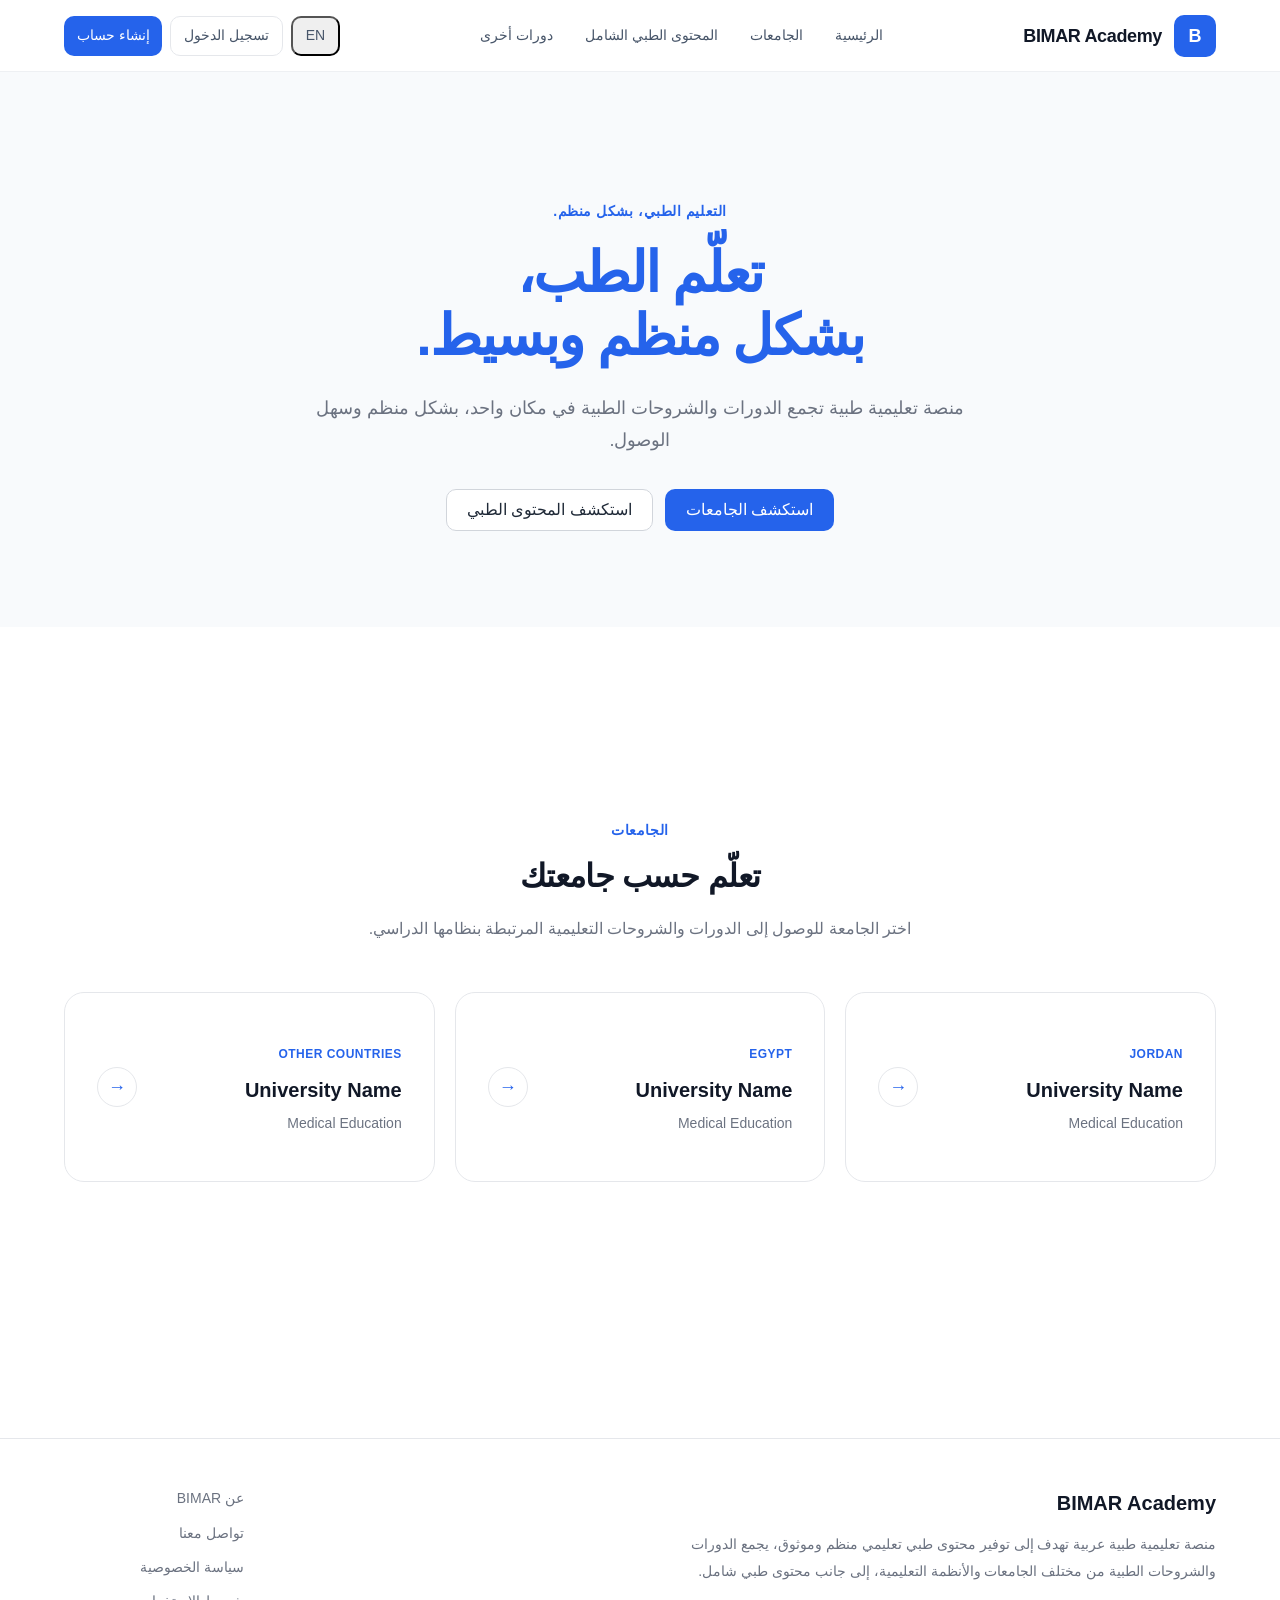
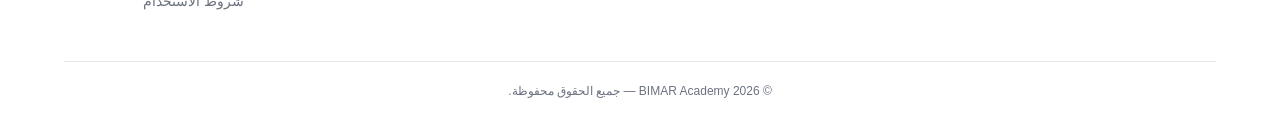
<file: index.html>
<!DOCTYPE html>
<html lang="ar" dir="rtl">

<head>
    <meta charset="UTF-8">

    <meta
        name="viewport"
        content="width=device-width, initial-scale=1.0"
    >

    <meta
        name="description"
        content="BIMAR Academy - منصة تعليمية طبية"
    >

    <title>BIMAR Academy</title>

    <!-- Global CSS -->
    <link rel="stylesheet" href="bimar.css">
</head>

<body>

<header class="bimar-navbar">

    <div class="bimar-navbar-container">

        <!-- Brand -->
        <a
            href="index.html"
            class="bimar-navbar-brand"
        >

            <span class="bimar-navbar-brand-mark">
                B
            </span>

            <span class="bimar-navbar-brand-name">
                BIMAR Academy
            </span>

        </a>


        <!-- Main Navigation -->
        <nav
            class="bimar-navbar-menu"
            aria-label="Main navigation"
        >

            <a
                href="index.html"
                class="bimar-navbar-link"
                data-i18n="navbar.home"
            >
                الرئيسية
            </a>

            <a
                href="#"
                class="bimar-navbar-link"
                data-i18n="navbar.universities"
            >
                الجامعات
            </a>

            <a
                href="#"
                class="bimar-navbar-link"
                data-i18n="navbar.comprehensive"
            >
                المحتوى الطبي الشامل
            </a>

            <a
                href="#"
                class="bimar-navbar-link"
                data-i18n="navbar.otherCourses"
            >
                دورات أخرى
            </a>

        </nav>


        <!-- Navbar Actions -->
        <div class="bimar-navbar-actions">

            <!-- Language -->
<button
    type="button"
    class="bimar-navbar-action"
    id="language-toggle"
    data-language-toggle
    aria-label="Change language"
>
    <span data-i18n="navbar.language">EN</span>
</button>


            <!-- Mobile Menu Toggle -->
            <button
                type="button"
                class="bimar-navbar-menu-toggle"
                id="bimar-mobile-menu-toggle"
                aria-label="Open menu"
                aria-expanded="false"
                aria-controls="bimar-mobile-menu"
            >

                <span></span>
                <span></span>
                <span></span>

            </button>


            <!-- Login -->
            <a
                href="#"
                class="bimar-navbar-action bimar-navbar-login"
                data-i18n="navbar.login"
            >
                تسجيل الدخول
            </a>


            <!-- Sign Up -->
            <a
                href="#"
                class="bimar-navbar-action bimar-navbar-signup"
                data-i18n="navbar.signup"
            >
                إنشاء حساب
            </a>

        </div>

    </div>


    <!-- Mobile Menu -->
    <div
        class="bimar-mobile-menu"
        id="bimar-mobile-menu"
    >

        <nav
            class="bimar-mobile-menu-links"
            aria-label="Mobile navigation"
        >

            <a
                href="index.html"
                class="bimar-mobile-menu-link"
                data-i18n="navbar.home"
            >
                الرئيسية
            </a>

            <a
                href="#"
                class="bimar-mobile-menu-link"
                data-i18n="navbar.universities"
            >
                الجامعات
            </a>

            <a
                href="#"
                class="bimar-mobile-menu-link"
                data-i18n="navbar.comprehensive"
            >
                المحتوى الطبي الشامل
            </a>

            <a
                href="#"
                class="bimar-mobile-menu-link"
                data-i18n="navbar.otherCourses"
            >
                دورات أخرى
            </a>

        </nav>

    </div>

</header>

    <!-- =====================================================
     HERO SECTION
     ===================================================== -->

<main>

    <section class="bimar-hero">

        <div class="bimar-container">

            <div class="bimar-hero-content">

                <p
                    class="bimar-hero-eyebrow"
                    data-i18n="hero.eyebrow"
                >
                    Medical Education, Organized.
                </p>

                <h1 class="bimar-hero-title">

    <span data-i18n="hero.title">
        تعلّم الطب،
    </span>

    <span data-i18n="hero.titleHighlight">
        بشكل منظم وبسيط.
    </span>

</h1>

                <p
                    class="bimar-hero-description"
                    data-i18n="hero.description"
                >
                    A medical education platform that brings
                    courses and learning content together in
                    one organized place.
                </p>

                <div class="bimar-hero-actions">

                    <a
                        href="#"
                        class="bimar-btn bimar-btn-primary"
                        data-i18n="hero.primaryButton"
                    >
                        Explore Universities
                    </a>

                    <a
                        href="#"
                        class="bimar-btn bimar-btn-secondary"
                        data-i18n="hero.secondaryButton"
                    >
                        Explore Medical Content
                    </a>

                </div>

            </div>

        </div>

</section>


<!-- =====================================================
     UNIVERSITIES SECTION
     ===================================================== -->

<section class="bimar-universities">

<!-- =====================================================
     UNIVERSITIES SECTION
     ===================================================== -->

<section class="bimar-universities">

    <div class="bimar-container">

        <div class="bimar-section-header">

            <p
                class="bimar-section-eyebrow"
                data-i18n="universities.eyebrow"
            >
                Universities
            </p>

            <h2
                class="bimar-section-title"
                data-i18n="universities.title"
            >
                تعلّم حسب جامعتك
            </h2>

            <p
                class="bimar-section-description"
                data-i18n="universities.description"
            >
                اختر الجامعة للوصول إلى الدورات والشروحات التعليمية المرتبطة بنظامها الدراسي.
            </p>

        </div>


        <div class="bimar-universities-grid">

            <a
                href="#"
                class="bimar-university-card"
            >

                <div class="bimar-university-card-content">

                    <span
                        class="bimar-university-card-country"
                    >
                        Jordan
                    </span>

                    <h3>
                        University Name
                    </h3>

                    <p>
                        Medical Education
                    </p>

                </div>

                <span
                    class="bimar-university-card-arrow"
                    aria-hidden="true"
                >
                    →
                </span>

            </a>


            <a
                href="#"
                class="bimar-university-card"
            >

                <div class="bimar-university-card-content">

                    <span
                        class="bimar-university-card-country"
                    >
                        Egypt
                    </span>

                    <h3>
                        University Name
                    </h3>

                    <p>
                        Medical Education
                    </p>

                </div>

                <span
                    class="bimar-university-card-arrow"
                    aria-hidden="true"
                >
                    →
                </span>

            </a>


            <a
                href="#"
                class="bimar-university-card"
            >

                <div class="bimar-university-card-content">

                    <span
                        class="bimar-university-card-country"
                    >
                        Other Countries
                    </span>

                    <h3>
                        University Name
                    </h3>

                    <p>
                        Medical Education
                    </p>

                </div>

                <span
                    class="bimar-university-card-arrow"
                    aria-hidden="true"
                >
                    →
                </span>

            </a>

        </div>

    </div>

</section>
</section>


</main>
    
    <!-- =====================================================
     FOOTER
     ===================================================== -->

<footer class="bimar-footer">

    <div class="bimar-container">

        <div class="bimar-footer-content">

            <!-- Brand / Description -->
            <div class="bimar-footer-brand">

                <div class="bimar-footer-brand-name">
                    BIMAR Academy
                </div>

                <p
                    class="bimar-footer-description"
                    data-i18n="footer.description"
                >
                    منصة تعليمية طبية عربية تهدف إلى توفير محتوى
                    طبي تعليمي منظم وموثوق، يجمع الدورات والشروحات
                    الطبية من مختلف الجامعات والأنظمة التعليمية،
                    إلى جانب محتوى طبي شامل.
                </p>

            </div>


            <!-- Footer Links -->
            <nav
                class="bimar-footer-links"
                aria-label="Footer navigation"
            >

                <a
                    href="#"
                    data-i18n="footer.about"
                >
                    عن BIMAR
                </a>

                <a
                    href="#"
                    data-i18n="footer.contact"
                >
                    تواصل معنا
                </a>

                <a
                    href="#"
                    data-i18n="footer.privacy"
                >
                    سياسة الخصوصية
                </a>

                <a
                    href="#"
                    data-i18n="footer.terms"
                >
                    شروط الاستخدام
                </a>

            </nav>

        </div>


        <!-- Copyright -->
        <div class="bimar-footer-bottom">

            <p data-i18n="footer.copyright">
                © 2026 BIMAR Academy — جميع الحقوق محفوظة.
            </p>

        </div>

    </div>

</footer>

<script src="js/language.js"></script>
<script src="js/navbar.js"></script>
    
</body>

</html>
</file>
<file: bimar.css>
/* =========================================================
   BIMAR ACADEMY
   Global Design System
   ========================================================= */


/* =========================================================
   1. CSS VARIABLES
   ========================================================= */

:root {
    /* Brand Colors */
    --bimar-primary: #2563eb;
    --bimar-primary-dark: #1d4ed8;
    --bimar-primary-light: #eff6ff;

    /* Neutral Colors */
    --bimar-white: #ffffff;
    --bimar-black: #111827;
    --bimar-text: #1f2937;
    --bimar-text-light: #6b7280;

    /* Backgrounds */
    --bimar-bg: #f8fafc;
    --bimar-bg-secondary: #f1f5f9;

    /* Borders */
    --bimar-border: #e5e7eb;
    --bimar-border-dark: #d1d5db;

    /* Status */
    --bimar-success: #16a34a;
    --bimar-warning: #d97706;
    --bimar-danger: #dc2626;

    /* Typography */
    --bimar-font-family:
        "Inter",
        "Segoe UI",
        Tahoma,
        Arial,
        sans-serif;

    --bimar-font-size-xs: 0.75rem;
    --bimar-font-size-sm: 0.875rem;
    --bimar-font-size-md: 1rem;
    --bimar-font-size-lg: 1.125rem;
    --bimar-font-size-xl: 1.25rem;
    --bimar-font-size-2xl: 1.5rem;
    --bimar-font-size-3xl: 2rem;

    /* Font Weight */
    --bimar-font-normal: 400;
    --bimar-font-medium: 500;
    --bimar-font-semibold: 600;
    --bimar-font-bold: 700;

    /* Spacing */
    --bimar-space-1: 0.25rem;
    --bimar-space-2: 0.5rem;
    --bimar-space-3: 0.75rem;
    --bimar-space-4: 1rem;
    --bimar-space-5: 1.25rem;
    --bimar-space-6: 1.5rem;
    --bimar-space-8: 2rem;
    --bimar-space-10: 2.5rem;
    --bimar-space-12: 3rem;
    --bimar-space-16: 4rem;

    /* Radius */
    --bimar-radius-sm: 6px;
    --bimar-radius-md: 10px;
    --bimar-radius-lg: 14px;
    --bimar-radius-xl: 20px;
    --bimar-radius-full: 9999px;

    /* Shadows */
    --bimar-shadow-sm:
        0 1px 2px rgba(0, 0, 0, 0.05);

    --bimar-shadow-md:
        0 4px 12px rgba(0, 0, 0, 0.08);

    --bimar-shadow-lg:
        0 10px 30px rgba(0, 0, 0, 0.10);

    /* Layout */
    --bimar-container-width: 1200px;

    /* Content Layout */
    --bimar-content-width: 900px;

    /* Extended Typography */
    --bimar-font-size-4xl: 2.75rem;
    --bimar-font-size-5xl: 3.5rem;

    /* Extended Spacing */
    --bimar-space-20: 5rem;
    --bimar-space-24: 6rem;
    --bimar-space-32: 8rem;

    /* Extended Borders */
    --bimar-border-light: #eef0f3;

    /* Extended Radius */
    --bimar-radius-2xl: 28px;

    /* Transitions */
    --bimar-transition-fast: 0.15s ease;
    --bimar-transition-normal: 0.25s ease;
    --bimar-transition-slow: 0.4s ease;

    /* Navbar */
    --bimar-navbar-height: 72px;

    --bimar-navbar-bg: rgba(255, 255, 255, 0.92);
    --bimar-navbar-border: var(--bimar-border-light);

    --bimar-navbar-text: #475569;
    --bimar-navbar-text-hover: var(--bimar-primary);

    --bimar-navbar-logo-size: 42px;

    --bimar-navbar-gap: 1.5rem;
}


/* =========================================================
   2. RESET
   ========================================================= */

*,
*::before,
*::after {
    box-sizing: border-box;
    margin: 0;
    padding: 0;
}

html {
    scroll-behavior: smooth;
    font-size: 16px;
}

body {
    min-height: 100vh;
    font-family: var(--bimar-font-family);
    font-size: var(--bimar-font-size-md);
    font-weight: var(--bimar-font-normal);
    line-height: 1.6;
    color: var(--bimar-text);
    background-color: var(--bimar-bg);

    -webkit-font-smoothing: antialiased;
    -moz-osx-font-smoothing: grayscale;
}


/* =========================================================
   3. GLOBAL ELEMENTS
   ========================================================= */

img,
svg {
    display: block;
    max-width: 100%;
}

img {
    height: auto;
}

button,
input,
textarea,
select {
    font: inherit;
}

button {
    cursor: pointer;
}

a {
    color: inherit;
    text-decoration: none;
}

ul,
ol {
    list-style: none;
}


/* =========================================================
   4. CONTAINER
   ========================================================= */

.bimar-container {
    width: 100%;
    max-width: var(--bimar-container-width);

    margin-inline: auto;

    padding-inline: var(--bimar-space-6);
}

/* =========================================================
   5.CONTENT CONTAINER
   ========================================================= */

.bimar-content {
    width: 100%;
    max-width: var(--bimar-content-width);

    margin-inline: auto;
}


/* =========================================================
   6. TYPOGRAPHY
   ========================================================= */

.bimar-title {
    color: var(--bimar-black);
    font-size: var(--bimar-font-size-3xl);
    font-weight: var(--bimar-font-bold);
    line-height: 1.25;
}

.bimar-subtitle {
    color: var(--bimar-text);
    font-size: var(--bimar-font-size-xl);
    font-weight: var(--bimar-font-semibold);
    line-height: 1.4;
}

.bimar-text {
    color: var(--bimar-text);
}

.bimar-muted {
    color: var(--bimar-text-light);
}


/* =========================================================
   7. BUTTONS
   ========================================================= */

.bimar-btn {
    display: inline-flex;
    align-items: center;
    justify-content: center;
    gap: var(--bimar-space-2);

    min-height: 42px;
    padding: 0 var(--bimar-space-5);

    border: 1px solid transparent;
    border-radius: var(--bimar-radius-md);

    font-size: var(--bimar-font-size-md);
    font-weight: var(--bimar-font-medium);

    transition:
        background-color var(--bimar-transition-normal),
        border-color var(--bimar-transition-normal),
        color var(--bimar-transition-normal),
        box-shadow var(--bimar-transition-normal),
        transform var(--bimar-transition-normal);
}

.bimar-btn:hover {
    transform: translateY(-1px);
}

.bimar-btn-primary {
    color: var(--bimar-white);
    background-color: var(--bimar-primary);
}

.bimar-btn-primary:hover {
    background-color: var(--bimar-primary-dark);
}

.bimar-btn-secondary {
    color: var(--bimar-text);
    background-color: var(--bimar-white);
    border-color: var(--bimar-border-dark);
}

.bimar-btn-secondary:hover {
    background-color: var(--bimar-bg-secondary);
}


/* =========================================================
   8. CARDS
   ========================================================= */

.bimar-card {
    background-color: var(--bimar-white);
    border: 1px solid var(--bimar-border);
    border-radius: var(--bimar-radius-lg);
    box-shadow: var(--bimar-shadow-sm);
}

.bimar-card:hover {
    box-shadow: var(--bimar-shadow-md);
}


/* =========================================================
   9. FORMS
   ========================================================= */

.bimar-input,
.bimar-select,
.bimar-textarea {
    width: 100%;
    padding: 0.7rem 0.9rem;

    color: var(--bimar-text);
    background-color: var(--bimar-white);

    border: 1px solid var(--bimar-border-dark);
    border-radius: var(--bimar-radius-md);

    outline: none;

    transition:
        border-color var(--bimar-transition-normal),
        box-shadow var(--bimar-transition-normal);
}

.bimar-input:focus,
.bimar-select:focus,
.bimar-textarea:focus {
    border-color: var(--bimar-primary);

    box-shadow:
        0 0 0 3px rgba(37, 99, 235, 0.12);
}

.bimar-textarea {
    min-height: 120px;
    resize: vertical;
}


/* =========================================================
   10. SECTIONS
   ========================================================= */

.bimar-section {
    width: 100%;
    padding-block: var(--bimar-space-16);
}

.bimar-section-header {
    margin-bottom: var(--bimar-space-8);
}

/* =========================================================
   10.1 HERO SECTION
   ========================================================= */

.bimar-hero {
    width: 100%;

    padding-block:
        var(--bimar-space-32)
        var(--bimar-space-24);

    background-color: var(--bimar-bg);
}


.bimar-hero-content {
    max-width: 820px;

    margin-inline: auto;

    text-align: center;

    animation:
        bimar-fade-up 0.7s ease both;
}


/* =========================================================
   HERO EYEBROW
   ========================================================= */

.bimar-hero-eyebrow {
    margin-bottom: var(--bimar-space-5);

    color: var(--bimar-primary);

    font-size: var(--bimar-font-size-sm);
    font-weight: var(--bimar-font-semibold);

    letter-spacing: 0.04em;
}


/* =========================================================
   HERO TITLE
   ========================================================= */

.bimar-hero-title {
    color: var(--bimar-black);

    font-size: var(--bimar-font-size-5xl);
    font-weight: var(--bimar-font-bold);

    line-height: 1.12;
    letter-spacing: -0.035em;
}


.bimar-hero-title span {
    display: block;

    color: var(--bimar-primary);
}


/* =========================================================
   HERO DESCRIPTION
   ========================================================= */

.bimar-hero-description {
    max-width: 680px;

    margin:
        var(--bimar-space-6)
        auto
        0;

    color: var(--bimar-text-light);

    font-size: var(--bimar-font-size-lg);

    line-height: 1.8;
}


/* =========================================================
   HERO ACTIONS
   ========================================================= */

.bimar-hero-actions {
    display: flex;
    align-items: center;
    justify-content: center;

    gap: var(--bimar-space-3);

    margin-top: var(--bimar-space-8);
}


/* =========================================================
   HERO RESPONSIVE
   ========================================================= */

@media (max-width: 768px) {

    .bimar-hero {
        padding-block:
            var(--bimar-space-24)
            var(--bimar-space-16);
    }

    .bimar-hero-title {
        font-size: var(--bimar-font-size-4xl);
    }

    .bimar-hero-description {
        font-size: var(--bimar-font-size-md);
    }

}


@media (max-width: 560px) {

    .bimar-hero {
        padding-block:
            var(--bimar-space-20)
            var(--bimar-space-16);
    }

    .bimar-hero-title {
        font-size: var(--bimar-font-size-3xl);
    }

    .bimar-hero-actions {
        flex-direction: column;
        align-items: stretch;
    }

    .bimar-hero-actions .bimar-btn {
        width: 100%;
    }

}

/* =========================================================
   10.2 UNIVERSITIES SECTION
   ========================================================= */

.bimar-universities {
    width: 100%;

    padding-block:
        var(--bimar-space-24)
        var(--bimar-space-32);

    background-color: var(--bimar-white);
}


/* =========================================================
   SECTION HEADER
   ========================================================= */

.bimar-section-header {
    max-width: 760px;

    margin-inline: auto;
    margin-bottom: var(--bimar-space-12);

    text-align: center;
}

.bimar-section-eyebrow {
    margin-bottom: var(--bimar-space-4);

    color: var(--bimar-primary);

    font-size: var(--bimar-font-size-sm);
    font-weight: var(--bimar-font-semibold);

    letter-spacing: 0.04em;
}

.bimar-section-title {
    color: var(--bimar-black);

    font-size: var(--bimar-font-size-3xl);
    font-weight: var(--bimar-font-bold);

    line-height: 1.2;
    letter-spacing: -0.025em;
}

.bimar-section-description {
    max-width: 640px;

    margin:
        var(--bimar-space-5)
        auto
        0;

    color: var(--bimar-text-light);

    font-size: var(--bimar-font-size-md);
    line-height: 1.8;
}


/* =========================================================
   UNIVERSITIES GRID
   ========================================================= */

.bimar-universities-grid {
    display: grid;

    grid-template-columns:
        repeat(3, minmax(0, 1fr));

    gap: var(--bimar-space-5);
}


/* =========================================================
   UNIVERSITY CARD
   ========================================================= */

.bimar-university-card {
    position: relative;

    display: flex;
    align-items: center;
    justify-content: space-between;

    min-height: 190px;

    padding: var(--bimar-space-8);

    background-color: var(--bimar-white);

    border: 1px solid var(--bimar-border);

    border-radius: var(--bimar-radius-xl);

    color: inherit;

    text-decoration: none;

    transition:
        transform var(--bimar-transition-normal),
        border-color var(--bimar-transition-normal),
        box-shadow var(--bimar-transition-normal);
}

.bimar-university-card:hover {
    transform: translateY(-4px);

    border-color: var(--bimar-border-dark);

    box-shadow: var(--bimar-shadow-md);
}


/* =========================================================
   CARD CONTENT
   ========================================================= */

.bimar-university-card-content {
    min-width: 0;
}

.bimar-university-card-country {
    display: inline-block;

    margin-bottom: var(--bimar-space-3);

    color: var(--bimar-primary);

    font-size: var(--bimar-font-size-xs);
    font-weight: var(--bimar-font-semibold);

    letter-spacing: 0.04em;
    text-transform: uppercase;
}

.bimar-university-card h3 {
    margin: 0;

    color: var(--bimar-black);

    font-size: var(--bimar-font-size-xl);
    font-weight: var(--bimar-font-semibold);

    line-height: 1.35;
}

.bimar-university-card p {
    margin-top: var(--bimar-space-2);

    color: var(--bimar-text-light);

    font-size: var(--bimar-font-size-sm);
    line-height: 1.6;
}


/* =========================================================
   CARD ARROW
   ========================================================= */

.bimar-university-card-arrow {
    flex-shrink: 0;

    display: flex;
    align-items: center;
    justify-content: center;

    width: 40px;
    height: 40px;

    margin-inline-start: var(--bimar-space-4);

    border: 1px solid var(--bimar-border);

    border-radius: var(--bimar-radius-full);

    color: var(--bimar-primary);

    font-size: var(--bimar-font-size-lg);

    transition:
        transform var(--bimar-transition-normal),
        background-color var(--bimar-transition-normal),
        border-color var(--bimar-transition-normal);
}

.bimar-university-card:hover
.bimar-university-card-arrow {
    transform: translateX(4px);

    background-color: var(--bimar-primary-light);

    border-color: var(--bimar-primary);
}


/* =========================================================
   UNIVERSITIES RESPONSIVE
   ========================================================= */

@media (max-width: 900px) {

    .bimar-universities-grid {
        grid-template-columns:
            repeat(2, minmax(0, 1fr));
    }

}

@media (max-width: 600px) {

    .bimar-universities {
        padding-block:
            var(--bimar-space-20)
            var(--bimar-space-24);
    }

    .bimar-section-header {
        margin-bottom: var(--bimar-space-8);
    }

    .bimar-section-title {
        font-size: var(--bimar-font-size-2xl);
    }

    .bimar-section-description {
        font-size: var(--bimar-font-size-sm);
    }

    .bimar-universities-grid {
        grid-template-columns: 1fr;
    }

    .bimar-university-card {
        min-height: 160px;

        padding: var(--bimar-space-6);
    }

}

/* =========================================================
   11. ANIMATION SYSTEM
   ========================================================= */

@keyframes bimar-fade-up {

    from {
        opacity: 0;
        transform: translateY(14px);
    }

    to {
        opacity: 1;
        transform: translateY(0);
    }

}


@keyframes bimar-fade-in {

    from {
        opacity: 0;
    }

    to {
        opacity: 1;
    }

}


.bimar-animate-fade-up {
    animation:
        bimar-fade-up 0.6s ease both;
}


.bimar-animate-fade-in {
    animation:
        bimar-fade-in 0.5s ease both;
}


/* =========================================================
   12. ACCESSIBILITY
   ========================================================= */

:focus-visible {
    outline: 3px solid rgba(37, 99, 235, 0.35);
    outline-offset: 2px;
}

@media (prefers-reduced-motion: reduce) {

    html {
        scroll-behavior: auto;
    }

    *,
    *::before,
    *::after {
        animation-duration: 0.01ms !important;
        animation-iteration-count: 1 !important;
        transition-duration: 0.01ms !important;
    }

}

/* =========================================================
   13. RTL / LTR
   ========================================================= */

html[dir="rtl"] {
    direction: rtl;
}

html[dir="ltr"] {
    direction: ltr;
}

/* =========================================================
   14. RESPONSIVE
   ========================================================= */

@media (max-width: 768px) {

    .bimar-container {
        padding-inline: var(--bimar-space-4);
    }

    .bimar-title {
        font-size: var(--bimar-font-size-2xl);
    }

    .bimar-section {
        padding-block: var(--bimar-space-12);
    }
}

@media (max-width: 480px) {

    html {
        font-size: 15px;
    }

    .bimar-container {
        padding-inline: var(--bimar-space-3);
    }
}

/* =========================================================
   15. NAVBAR
   ========================================================= */

.bimar-navbar {
    width: 100%;
    height: var(--bimar-navbar-height);

    position: sticky;
    top: 0;
    z-index: 1000;

    background-color: var(--bimar-navbar-bg);

    border-bottom: 1px solid var(--bimar-navbar-border);

    backdrop-filter: blur(12px);
    -webkit-backdrop-filter: blur(12px);

    transition:
        background-color var(--bimar-transition-normal),
        border-color var(--bimar-transition-normal),
        box-shadow var(--bimar-transition-normal);
}

/* =========================================================
   NAVBAR CONTAINER
   ========================================================= */

.bimar-navbar-container {
    width: 100%;
    max-width: var(--bimar-container-width);

    height: 100%;

    margin-inline: auto;

    padding-inline: var(--bimar-space-6);

    display: flex;
    align-items: center;
}

/* =========================================================
   NAVBAR BRAND
   ========================================================= */

.bimar-navbar-brand {
    display: inline-flex;
    align-items: center;

    gap: 0.75rem;

    flex-shrink: 0;

    color: var(--bimar-black);

    font-weight: var(--bimar-font-bold);

    white-space: nowrap;

    transition:
        opacity var(--bimar-transition-normal);
}


.bimar-navbar-brand:hover {
    opacity: 0.85;
}


/* =========================================================
   NAVBAR MENU
   ========================================================= */

.bimar-navbar-menu {
    display: flex;
    align-items: center;
    justify-content: center;

    gap: var(--bimar-navbar-gap);

    flex: 1;
}


.bimar-navbar-link {
    position: relative;

    padding: 0.5rem 0.25rem;

    color: var(--bimar-navbar-text);

    font-size: var(--bimar-font-size-sm);
    font-weight: var(--bimar-font-medium);

    white-space: nowrap;

    transition:
        color var(--bimar-transition-normal);
}


.bimar-navbar-link:hover {
    color: var(--bimar-navbar-text-hover);
}

.bimar-navbar-link::after {
    content: "";

    position: absolute;

    inset-inline-start: 0;
    bottom: 0;

    width: 0;
    height: 2px;

    background-color: var(--bimar-primary);

    border-radius: var(--bimar-radius-full);

    transition:
        width var(--bimar-transition-normal);
}


.bimar-navbar-link:hover::after {
    width: 100%;
}

/* =========================================================
   NAVBAR ACTIONS
   ========================================================= */

.bimar-navbar-actions {
    display: flex;
    align-items: center;

    gap: 0.5rem;

    flex-shrink: 0;
}


.bimar-navbar-action {
    display: inline-flex;
    align-items: center;
    justify-content: center;

    min-height: 40px;

    padding-inline: 0.8rem;

    border-radius: var(--bimar-radius-md);

    color: var(--bimar-navbar-text);

    font-size: var(--bimar-font-size-sm);
    font-weight: var(--bimar-font-medium);

    white-space: nowrap;

    transition:
        background-color var(--bimar-transition-normal),
        color var(--bimar-transition-normal),
        border-color var(--bimar-transition-normal),
        transform var(--bimar-transition-normal);
}


.bimar-navbar-action:hover {
    color: var(--bimar-navbar-text-hover);

    background-color: var(--bimar-primary-light);

    transform: translateY(-1px);
}

/* =========================================================
   LOGIN / SIGN UP
   ========================================================= */

.bimar-navbar-login {
    border: 1px solid var(--bimar-border);

    background-color: var(--bimar-white);
}


.bimar-navbar-login:hover {
    background-color: var(--bimar-bg-secondary);
    border-color: var(--bimar-border-dark);
}

.bimar-navbar-signup {
    color: var(--bimar-white);

    background-color: var(--bimar-primary);
}


.bimar-navbar-signup:hover {
    color: var(--bimar-white);

    background-color: var(--bimar-primary-dark);

    box-shadow: var(--bimar-shadow-sm);
}

/* =========================================================
   NAVBAR BRAND NAME
   ========================================================= */

.bimar-navbar-brand-name {
    color: var(--bimar-black);

    font-size: var(--bimar-font-size-lg);
    font-weight: var(--bimar-font-bold);

    line-height: 1;

    letter-spacing: -0.02em;
}


/* =========================================================
   NAVBAR RESPONSIVE
   ========================================================= */

@media (max-width: 900px) {

    .bimar-navbar-menu {
        gap: 0.75rem;
    }

    .bimar-navbar-link {
        font-size: var(--bimar-font-size-xs);
    }

    .bimar-navbar-brand-name {
        display: none;
    }

}

@media (max-width: 700px) {

    .bimar-navbar-container {
        padding-inline: var(--bimar-space-4);
    }

    .bimar-navbar-menu {
        display: none;
    }

    .bimar-navbar-actions {
        margin-inline-start: auto;
    }
}

/* =========================================================
   NAVBAR BRAND MARK
   ========================================================= */

.bimar-navbar-brand-mark {
    width: var(--bimar-navbar-logo-size);
    height: var(--bimar-navbar-logo-size);

    display: flex;
    align-items: center;
    justify-content: center;

    flex-shrink: 0;

    color: var(--bimar-white);
    background-color: var(--bimar-primary);

    border-radius: var(--bimar-radius-md);

    font-size: var(--bimar-font-size-lg);
    font-weight: var(--bimar-font-bold);

    line-height: 1;

    transition:
        transform var(--bimar-transition-normal),
        background-color var(--bimar-transition-normal);
}


.bimar-navbar-brand:hover .bimar-navbar-brand-mark {
    transform: translateY(-1px);
    background-color: var(--bimar-primary-dark);
}

/* =========================================================
   NAVBAR DIRECTION
   ========================================================= */

/* Arabic */
html[dir="rtl"] .bimar-navbar-container {
    direction: rtl;
}

/* English */
html[dir="ltr"] .bimar-navbar-container {
    direction: ltr;
}

/* =========================================================
   MOBILE NAVBAR
   ========================================================= */

/* Mobile menu toggle */
.bimar-navbar-menu-toggle {
    display: none;

    width: 40px;
    height: 40px;

    align-items: center;
    justify-content: center;
    flex-direction: column;

    gap: 4px;

    padding: 0;

    border: 1px solid var(--bimar-border);
    border-radius: var(--bimar-radius-md);

    color: var(--bimar-navbar-text);
    background-color: var(--bimar-white);

    transition:
        background-color var(--bimar-transition-normal),
        border-color var(--bimar-transition-normal),
        color var(--bimar-transition-normal);
}

.bimar-navbar-menu-toggle:hover {
    color: var(--bimar-navbar-text-hover);

    background-color: var(--bimar-primary-light);

    border-color: var(--bimar-border-dark);
}


/* Hamburger lines */
.bimar-navbar-menu-toggle span {
    display: block;

    width: 18px;
    height: 2px;

    background-color: currentColor;

    border-radius: var(--bimar-radius-full);

    transition:
        transform var(--bimar-transition-normal),
        opacity var(--bimar-transition-normal);
}


/* Mobile menu */
.bimar-mobile-menu {
    display: none;

    width: 100%;

    background-color: var(--bimar-white);

    border-top: 1px solid var(--bimar-border);
    border-bottom: 1px solid var(--bimar-border);

    box-shadow: var(--bimar-shadow-md);
}

.bimar-mobile-menu.is-open {
    display: block;
}

/* Mobile menu links */
.bimar-mobile-menu-links {
    display: flex;
    flex-direction: column;

    width: 100%;

    padding: var(--bimar-space-3) var(--bimar-space-4);
}

.bimar-mobile-menu-link {
    display: flex;
    align-items: center;

    min-height: 46px;

    padding-inline: var(--bimar-space-3);

    color: var(--bimar-navbar-text);

    font-size: var(--bimar-font-size-md);
    font-weight: var(--bimar-font-medium);

    border-radius: var(--bimar-radius-md);

    transition:
        background-color var(--bimar-transition-normal),
        color var(--bimar-transition-normal);
}

.bimar-mobile-menu-link:hover {
    color: var(--bimar-navbar-text-hover);

    background-color: var(--bimar-primary-light);
}


/* =========================================================
   MOBILE NAVBAR RESPONSIVE
   ========================================================= */

@media (max-width: 700px) {

    .bimar-navbar-menu-toggle {
        display: inline-flex;
    }

    .bimar-navbar-login,
    .bimar-navbar-signup {
        display: none;
    }

}

/* =========================================================
   16. FOOTER
   ========================================================= */

.bimar-footer {
    width: 100%;

    margin-top: auto;

    background-color: var(--bimar-white);

    border-top: 1px solid var(--bimar-border);
}


/* =========================================================
   FOOTER CONTENT
   ========================================================= */

.bimar-footer-content {
    display: flex;
    align-items: flex-start;
    justify-content: space-between;

    gap: var(--bimar-space-12);

    padding-block: var(--bimar-space-12);
}


/* =========================================================
   FOOTER BRAND
   ========================================================= */

.bimar-footer-brand {
    max-width: 560px;
}

.bimar-footer-brand-name {
    margin-bottom: var(--bimar-space-3);

    color: var(--bimar-black);

    font-size: var(--bimar-font-size-xl);
    font-weight: var(--bimar-font-bold);
}

.bimar-footer-description {
    color: var(--bimar-text-light);

    font-size: var(--bimar-font-size-sm);
    line-height: 1.9;
}


/* =========================================================
   FOOTER LINKS
   ========================================================= */

.bimar-footer-links {
    display: flex;
    flex-direction: column;

    gap: var(--bimar-space-3);

    min-width: 180px;
}

.bimar-footer-links a {
    color: var(--bimar-text-light);

    font-size: var(--bimar-font-size-sm);
    font-weight: var(--bimar-font-medium);

    transition:
        color var(--bimar-transition-normal);
}

.bimar-footer-links a:hover {
    color: var(--bimar-primary);
}


/* =========================================================
   FOOTER BOTTOM
   ========================================================= */

.bimar-footer-bottom {
    padding-block: var(--bimar-space-5);

    border-top: 1px solid var(--bimar-border);

    text-align: center;
}

.bimar-footer-bottom p {
    color: var(--bimar-text-light);

    font-size: var(--bimar-font-size-xs);
}


/* =========================================================
   FOOTER RESPONSIVE
   ========================================================= */

@media (max-width: 700px) {

    .bimar-footer-content {
        flex-direction: column;

        gap: var(--bimar-space-8);
    }

    .bimar-footer-brand {
        max-width: none;
    }

    .bimar-footer-links {
        width: 100%;
    }

}
</file>
